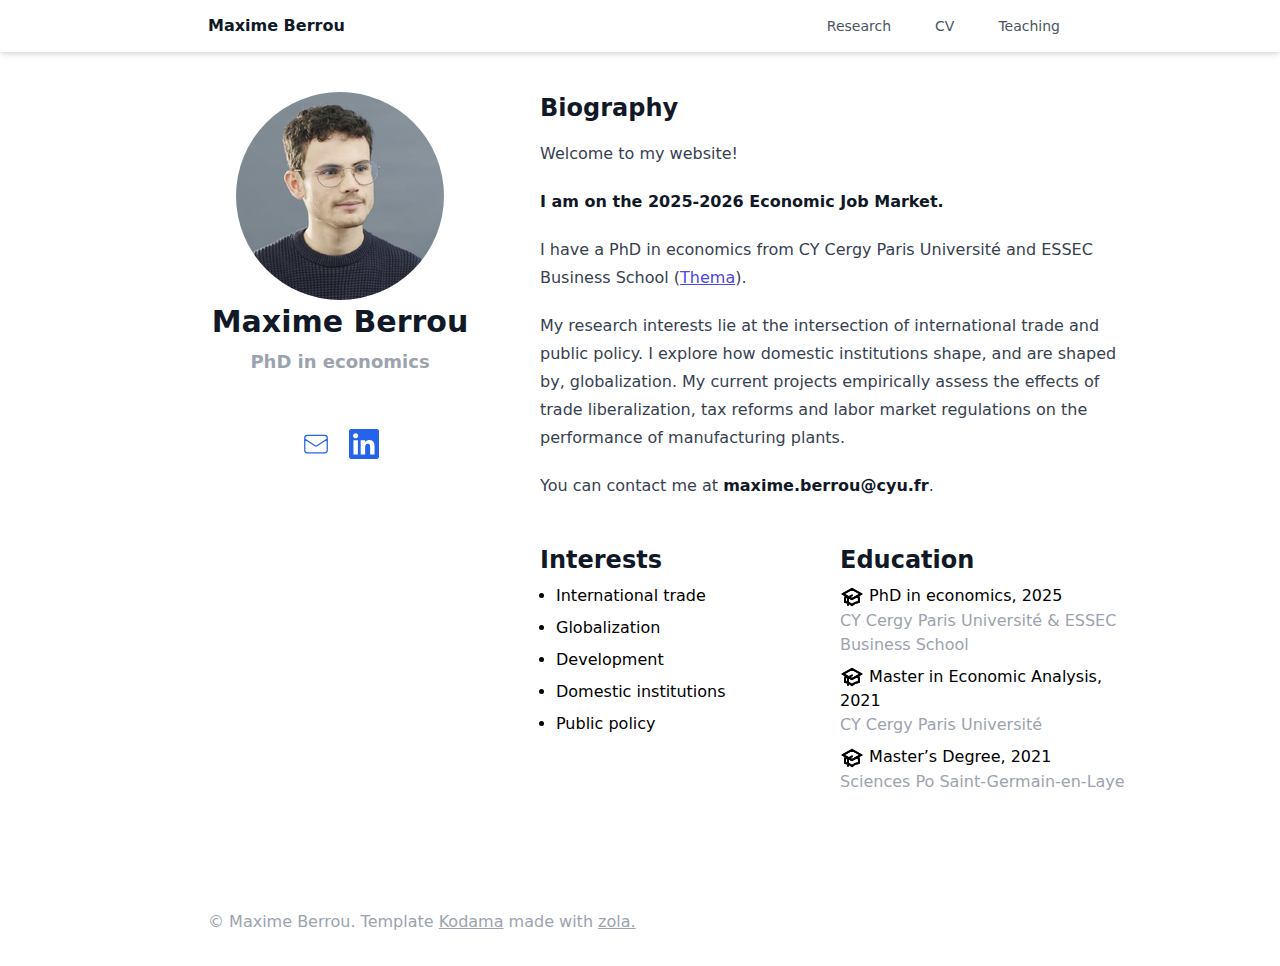
<file: index.html>
<!DOCTYPE html>
<html lang="en">

<head>
  
  <link rel="shortcut icon" href="https:&#x2F;&#x2F;maximeberrou.github.io&#x2F;processed_images&#x2F;avatar.401ca31d6fb49285.png" type="image/png">
  <link rel="icon" href="https:&#x2F;&#x2F;maximeberrou.github.io&#x2F;processed_images&#x2F;avatar.401ca31d6fb49285.png" type="image/png">

  <meta charset="utf-8">
  <meta name="viewport" content="width=device-width, initial-scale=1.0" />
  <meta http-equiv="X-UA-Compatible" content="ie=edge" />

  
  
      
      
      
      
  

  <meta name="description" content="">
  <meta property="og:title" content="Home">
  <meta property="og:description" content="">
  <meta property="og:type" content="website">
  <meta property="og:url" content="https:&#x2F;&#x2F;maximeberrou.github.iohttps:&#x2F;&#x2F;maximeberrou.github.io&#x2F;">

  

  <meta name="twitter:card" content="summary_large_image">

  
  
  <title>Home |  Maxime Berrou</title>

  
<!-- CSS -->
<link rel="stylesheet" href="https://maximeberrou.github.io/styles/styles.css" />

    </head>


<body class="bg-white">
  <!-- Top nav bar -->
  
<nav id="header" class="w-full z-10 top-0 shadow-md mx-0">
  <div id="progress" class="top-0"></div>
  <!-- <div class="w-full max-w-5xl mx-auto flex flex-wrap items-center justify-between mt-0 py-2  sm:bg-green-900 md:bg-red-900 lg:bg-blue-900 bg-yellow-900"> -->
  <div class="w-full max-w-4xl mx-auto flex sm:flex-nowrap flex-wrap items-center justify-between mt-0 py-2">
    <div class="pl-4">
      <a class="text-gray-900 text-base no-underline hover:no-underline font-extrabold" href="https:&#x2F;&#x2F;maximeberrou.github.io/">
        Maxime Berrou
      </a>
    </div>

    <div class="w-full flex-grow sm:flex sm:items-center flex-wrap sm:flex-nowrap sm:w-auto mt-2 sm:mt-0 bg-transparent z-20" id="nav-content">
      <ul class="list-reset flex flex-wrap sm:justify-end flex-1 items-center">
          <li class="mr-3 text-sm">
            <a href=https://maximeberrou.github.io/research class="inline-block text-gray-600 no-underline hover:text-gray-900 hover:text-underline py-2 px-4">
              Research
            </a>
          </li>
          <li class="mr-3 text-sm">
            <a href=https://maximeberrou.github.io/CV.pdf class="inline-block text-gray-600 no-underline hover:text-gray-900 hover:text-underline py-2 px-4">
              CV
            </a>
          </li>
          <li class="mr-3 text-sm">
            <a href=https://maximeberrou.github.io/teaching class="inline-block text-gray-600 no-underline hover:text-gray-900 hover:text-underline py-2 px-4">
              Teaching
            </a>
          </li>
          </ul>
    </div>
  </div>
</nav>

  <!-- Container -->
  


<div class="">
  <div class="flex md:flex-row flex-wrap sm:flex-nowrap justify-center container mx-auto max-w-5xl py-10 px-3">
    <div class="basis-full sm:basis-2/5 ">
      <div class="container mx-auto">
        
        <img class="object-center w-52 h-52 rounded-full mx-auto" src="https:&#x2F;&#x2F;maximeberrou.github.io&#x2F;processed_images&#x2F;avatar.10ebb008bf21caa9.webp" alt="Profile image"/>
        <h1 class="text-center font-bold break-normal text-gray-900 text-3xl py-1">Maxime Berrou</h1>
        
        <h2 class="text-center font-bold break-normal text-gray-400 text-lg py-1">PhD in economics</h2>
        
        <div class="flex flex-row flex-wrap container py-10 justify-center">

  <div class="basis p-3 flex items-center justify-center">
    <a href="mailto:maxime.berrou@cyu.fr" target="_blank" class="mr-1">
      <span class="inline-block w-6 h-6 text-blue-600 hover:text-blue-800" style="transform: scale(1.25); transform-origin: center;">
        

<svg xmlns="http://www.w3.org/2000/svg" class="" fill="none" viewBox="0 0 24 24" stroke="currentColor" stroke-width="{2}">
  <title>Email</title><path stroke-linecap="round" stroke-linejoin="round" d="M3 8l7.89 5.26a2 2 0 002.22 0L21 8M5 19h14a2 2 0 002-2V7a2 2 0 00-2-2H5a2 2 0 00-2 2v10a2 2 0 002 2z" />
</svg>

      </span>
    </a>
  </div>

  <div class="basis p-3 flex items-center justify-center">
    <a href="https:&#x2F;&#x2F;www.linkedin.com&#x2F;in&#x2F;maxime-berrou-763b18195&#x2F;" target="_blank" class="mr-1">
      <span class="inline-block w-6 h-6 text-blue-600 hover:text-blue-800" style="transform: scale(1.25); transform-origin: center;">
        

<svg role="img" class="" viewBox="0 0 24 24" xmlns="http://www.w3.org/2000/svg" fill="currentColor"><title>LinkedIn</title><path d="M20.447 20.452h-3.554v-5.569c0-1.328-.027-3.037-1.852-3.037-1.853 0-2.136 1.445-2.136 2.939v5.667H9.351V9h3.414v1.561h.046c.477-.9 1.637-1.85 3.37-1.85 3.601 0 4.267 2.37 4.267 5.455v6.286zM5.337 7.433c-1.144 0-2.063-.926-2.063-2.065 0-1.138.92-2.063 2.063-2.063 1.14 0 2.064.925 2.064 2.063 0 1.139-.925 2.065-2.064 2.065zm1.782 13.019H3.555V9h3.564v11.452zM22.225 0H1.771C.792 0 0 .774 0 1.729v20.542C0 23.227.792 24 1.771 24h20.451C23.2 24 24 23.227 24 22.271V1.729C24 .774 23.2 0 22.222 0h.003z"/></svg>

      </span>
    </a>
  </div>

        </div>
      </div>
    </div>
    <div class="basis-full sm:basis-3/5">
      <h1 class="font-bold font-sans break-normal text-gray-900 text-2xl sm:text-4xl pb-4">Biography</h1>
      <article class="prose prose-indigo">
      <p>Welcome to my website!</p>
<p><strong>I am on the 2025-2026 Economic Job Market.</strong></p>
<p>I have a PhD in economics from CY Cergy Paris Université and ESSEC Business School (<a href="https://thema.u-cergy.fr/" target="_blank" rel="noopener noreferrer">Thema</a>).</p>
<p>My research interests lie at the intersection of international trade and public policy. I explore how domestic institutions shape, and are shaped by, globalization. My current projects empirically assess the effects of trade liberalization, tax reforms and labor market regulations on the performance of manufacturing plants.</p>
<p>You can contact me at <strong>maxime.berrou@cyu.fr</strong>.</p>

      </article>
      <div class="flex md:flex-row flex-wrap sm:flex-nowrap justify-center container mx-auto max-w-4xl sm:py-10 py-4">
        <div class="basis-full sm:basis-1/2 pb-4">
          <h2 class="font-bold font-sans break-normal text-gray-900 text-2xl py-1">Interests</h2>
          <ul class="list-disc pl-4">
            
            <li class="py-1"> International trade </li>
            
            <li class="py-1"> Globalization </li>
            
            <li class="py-1"> Development </li>
            
            <li class="py-1"> Domestic institutions </li>
            
            <li class="py-1"> Public policy </li>
            
          </ul>
        </div>
        <div class="basis-full sm:basis-1/2">
          <h2 class="font-bold font-sans break-normal text-gray-900 text-2xl py-1">Education</h2>
          <ul class="">
            
            <li class="py-1">
              <div class="flex flex-row flex-wrap">
                <div class="basis-full">
                  <i>

<svg xmlns="http://www.w3.org/2000/svg" class="inline h-6 w-6 flex-no-shrink" fill="none" viewBox="0 0 24 24" stroke="currentColor" stroke-width="2">
  <path d="M12 14l9-5-9-5-9 5 9 5z" />
  <path d="M12 14l6.16-3.422a12.083 12.083 0 01.665 6.479A11.952 11.952 0 0012 20.055a11.952 11.952 0 00-6.824-2.998 12.078 12.078 0 01.665-6.479L12 14z" />
<path stroke-linecap="round" stroke-linejoin="round" d="M12 14l9-5-9-5-9 5 9 5zm0 0l6.16-3.422a12.083 12.083 0 01.665 6.479A11.952 11.952 0 0012 20.055a11.952 11.952 0 00-6.824-2.998 12.078 12.078 0 01.665-6.479L12 14zm-4 6v-7.5l4-2.222" />
</svg>
</i> PhD in economics, 2025
                </div>
                <div class="basis-full text-gray-400">
                CY Cergy Paris Université &amp; ESSEC Business School
                </div>
              </div>
            </li>
            
            <li class="py-1">
              <div class="flex flex-row flex-wrap">
                <div class="basis-full">
                  <i>

<svg xmlns="http://www.w3.org/2000/svg" class="inline h-6 w-6 flex-no-shrink" fill="none" viewBox="0 0 24 24" stroke="currentColor" stroke-width="2">
  <path d="M12 14l9-5-9-5-9 5 9 5z" />
  <path d="M12 14l6.16-3.422a12.083 12.083 0 01.665 6.479A11.952 11.952 0 0012 20.055a11.952 11.952 0 00-6.824-2.998 12.078 12.078 0 01.665-6.479L12 14z" />
<path stroke-linecap="round" stroke-linejoin="round" d="M12 14l9-5-9-5-9 5 9 5zm0 0l6.16-3.422a12.083 12.083 0 01.665 6.479A11.952 11.952 0 0012 20.055a11.952 11.952 0 00-6.824-2.998 12.078 12.078 0 01.665-6.479L12 14zm-4 6v-7.5l4-2.222" />
</svg>
</i> Master in Economic Analysis, 2021
                </div>
                <div class="basis-full text-gray-400">
                CY Cergy Paris Université
                </div>
              </div>
            </li>
            
            <li class="py-1">
              <div class="flex flex-row flex-wrap">
                <div class="basis-full">
                  <i>

<svg xmlns="http://www.w3.org/2000/svg" class="inline h-6 w-6 flex-no-shrink" fill="none" viewBox="0 0 24 24" stroke="currentColor" stroke-width="2">
  <path d="M12 14l9-5-9-5-9 5 9 5z" />
  <path d="M12 14l6.16-3.422a12.083 12.083 0 01.665 6.479A11.952 11.952 0 0012 20.055a11.952 11.952 0 00-6.824-2.998 12.078 12.078 0 01.665-6.479L12 14z" />
<path stroke-linecap="round" stroke-linejoin="round" d="M12 14l9-5-9-5-9 5 9 5zm0 0l6.16-3.422a12.083 12.083 0 01.665 6.479A11.952 11.952 0 0012 20.055a11.952 11.952 0 00-6.824-2.998 12.078 12.078 0 01.665-6.479L12 14zm-4 6v-7.5l4-2.222" />
</svg>
</i> Master’s Degree, 2021
                </div>
                <div class="basis-full text-gray-400">
                Sciences Po Saint-Germain-en-Laye
                </div>
              </div>
            </li>
            
          </ul>
        </div>
      </div>
    </div>
  </div>
  

  <!-- <div class="sticky bottom-0 px-3">
    <a href="#page-top">Back to top of page</a>
  </div> -->
  <footer class="bg-white">
    <div class="bg-white text-gray-400 container max-w-4xl mx-auto my-8 px-4">
    © Maxime Berrou. Template <a class="underline" target="_blank" href="https://github.com/adfaure/kodama-theme">Kodama</a> made with <a class="underline" target="_blank" href="https://getzola.org">zola.</a>
    </div>
  </footer>
  </body>

</html>
</file>
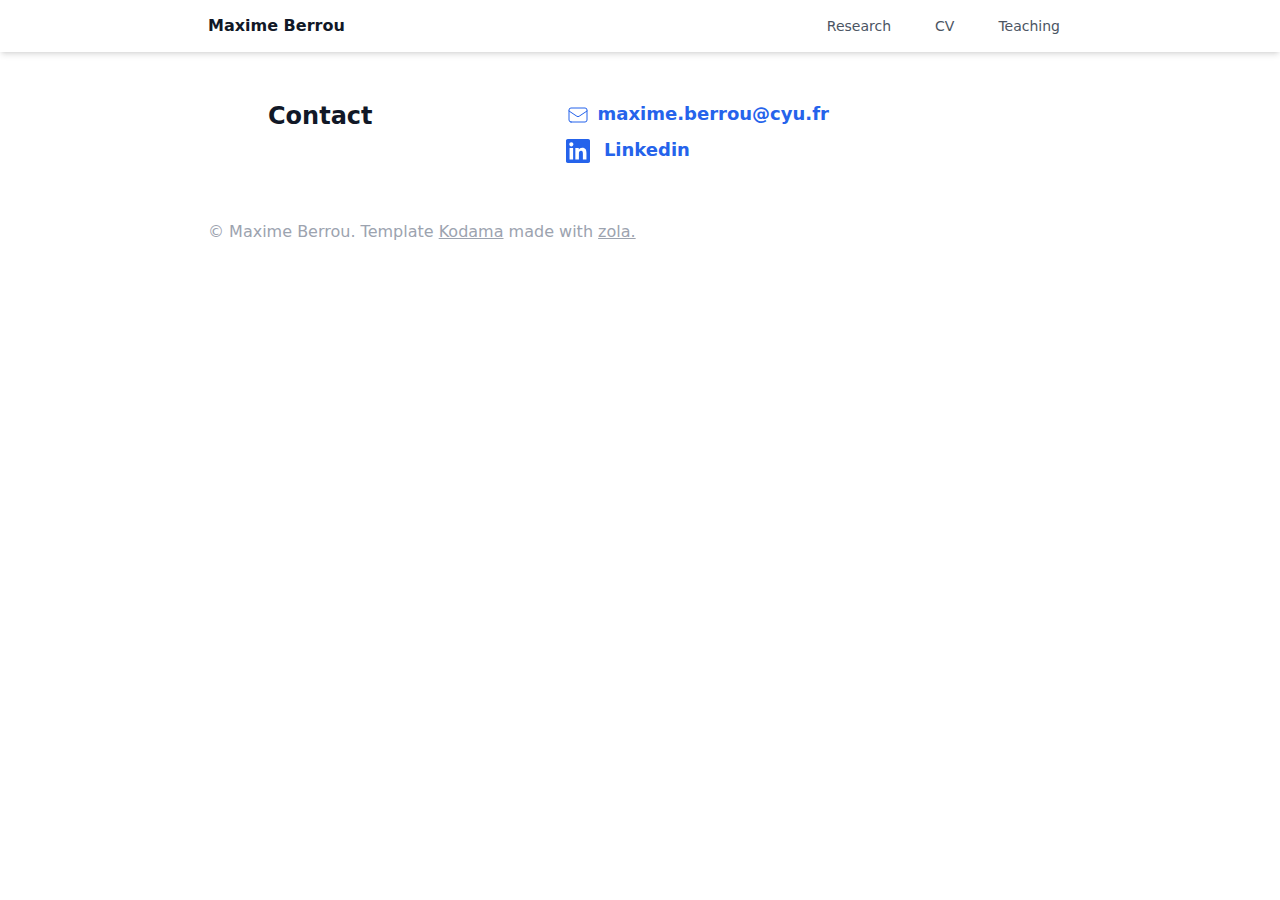
<file: contacts/index.html>
<!DOCTYPE html>
<html lang="en">

<head>
  
  <link rel="shortcut icon" href="https:&#x2F;&#x2F;maximeberrou.github.io&#x2F;processed_images&#x2F;avatar.401ca31d6fb49285.png" type="image/png">
  <link rel="icon" href="https:&#x2F;&#x2F;maximeberrou.github.io&#x2F;processed_images&#x2F;avatar.401ca31d6fb49285.png" type="image/png">

  <meta charset="utf-8">
  <meta name="viewport" content="width=device-width, initial-scale=1.0" />
  <meta http-equiv="X-UA-Compatible" content="ie=edge" />

  
  
      
      
      
      
  

  <meta name="description" content="">
  <meta property="og:title" content="Contact">
  <meta property="og:description" content="">
  <meta property="og:type" content="website">
  <meta property="og:url" content="https:&#x2F;&#x2F;maximeberrou.github.iohttps:&#x2F;&#x2F;maximeberrou.github.io&#x2F;contacts&#x2F;">

  

  <meta name="twitter:card" content="summary_large_image">

  
  
  <title> Maxime Berrou</title>

  
<!-- CSS -->
<link rel="stylesheet" href="https://maximeberrou.github.io/styles/styles.css" />

    </head>


<body class="bg-white">
  <!-- Top nav bar -->
  
<nav id="header" class="w-full z-10 top-0 shadow-md mx-0">
  <div id="progress" class="top-0"></div>
  <!-- <div class="w-full max-w-5xl mx-auto flex flex-wrap items-center justify-between mt-0 py-2  sm:bg-green-900 md:bg-red-900 lg:bg-blue-900 bg-yellow-900"> -->
  <div class="w-full max-w-4xl mx-auto flex sm:flex-nowrap flex-wrap items-center justify-between mt-0 py-2">
    <div class="pl-4">
      <a class="text-gray-900 text-base no-underline hover:no-underline font-extrabold" href="https:&#x2F;&#x2F;maximeberrou.github.io/">
        Maxime Berrou
      </a>
    </div>

    <div class="w-full flex-grow sm:flex sm:items-center flex-wrap sm:flex-nowrap sm:w-auto mt-2 sm:mt-0 bg-transparent z-20" id="nav-content">
      <ul class="list-reset flex flex-wrap sm:justify-end flex-1 items-center">
          <li class="mr-3 text-sm">
            <a href=https://maximeberrou.github.io/research class="inline-block text-gray-600 no-underline hover:text-gray-900 hover:text-underline py-2 px-4">
              Research
            </a>
          </li>
          <li class="mr-3 text-sm">
            <a href=https://maximeberrou.github.io/CV.pdf class="inline-block text-gray-600 no-underline hover:text-gray-900 hover:text-underline py-2 px-4">
              CV
            </a>
          </li>
          <li class="mr-3 text-sm">
            <a href=https://maximeberrou.github.io/teaching class="inline-block text-gray-600 no-underline hover:text-gray-900 hover:text-underline py-2 px-4">
              Teaching
            </a>
          </li>
          </ul>
    </div>
  </div>
</nav>

  <!-- Container -->
  
<div class="container max-w-3xl mx-auto px-3">
  <div class="mb-8"></div>
  <a name="contacts"></a>
  
<div class="flex sm:flex-row flex-col py-4">
  <div class="sm:basis-2/5 grow pb-4 sm:pb-0">
    <div class="prose">
      <h2 class="">Contact</h2>
    </div>
  </div>
  <div class="sm:basis-3/5 grow">
    <ul>
      <li class="font-bold text-lg pb-2 text-blue-600 hover:text-blue-800 visited:text-purple-600 flex-row flex-nowrap flex">
      <i class="mr-2">

<svg xmlns="http://www.w3.org/2000/svg" class="inline h-6 w-6 flex-no-shrink" fill="none" viewBox="0 0 24 24" stroke="currentColor" stroke-width="{2}">
  <title>Email</title><path stroke-linecap="round" stroke-linejoin="round" d="M3 8l7.89 5.26a2 2 0 002.22 0L21 8M5 19h14a2 2 0 002-2V7a2 2 0 00-2-2H5a2 2 0 00-2 2v10a2 2 0 002 2z" />
</svg>
</i>
      <a href="mailto: maxime.berrou@cyu.fr "> maxime.berrou@cyu.fr </a></li>
      <li class="font-bold text-lg pb-2 text-blue-600 hover:text-blue-800 visited:text-purple-600">
        <i class="mr-2">

<svg role="img" class="inline h-6 w-6 flex-no-shrink" viewBox="0 0 24 24" xmlns="http://www.w3.org/2000/svg" fill="currentColor"><title>LinkedIn</title><path d="M20.447 20.452h-3.554v-5.569c0-1.328-.027-3.037-1.852-3.037-1.853 0-2.136 1.445-2.136 2.939v5.667H9.351V9h3.414v1.561h.046c.477-.9 1.637-1.85 3.37-1.85 3.601 0 4.267 2.37 4.267 5.455v6.286zM5.337 7.433c-1.144 0-2.063-.926-2.063-2.065 0-1.138.92-2.063 2.063-2.063 1.14 0 2.064.925 2.064 2.063 0 1.139-.925 2.065-2.064 2.065zm1.782 13.019H3.555V9h3.564v11.452zM22.225 0H1.771C.792 0 0 .774 0 1.729v20.542C0 23.227.792 24 1.771 24h20.451C23.2 24 24 23.227 24 22.271V1.729C24 .774 23.2 0 22.222 0h.003z"/></svg>
</i><a target="_blank" href=" https:&#x2F;&#x2F;www.linkedin.com&#x2F;in&#x2F;maxime-berrou-763b18195&#x2F;"> Linkedin </a></li>
      </ul>
  </div>
</div>

  </div>

</div>
<!-- <div class="sticky bottom-0 px-3">
    <a href="#page-top">Back to top of page</a>
  </div> -->
  <footer class="bg-white">
    <div class="bg-white text-gray-400 container max-w-4xl mx-auto my-8 px-4">
    © Maxime Berrou. Template <a class="underline" target="_blank" href="https://github.com/adfaure/kodama-theme">Kodama</a> made with <a class="underline" target="_blank" href="https://getzola.org">zola.</a>
    </div>
  </footer>
  </body>

</html>
</file>
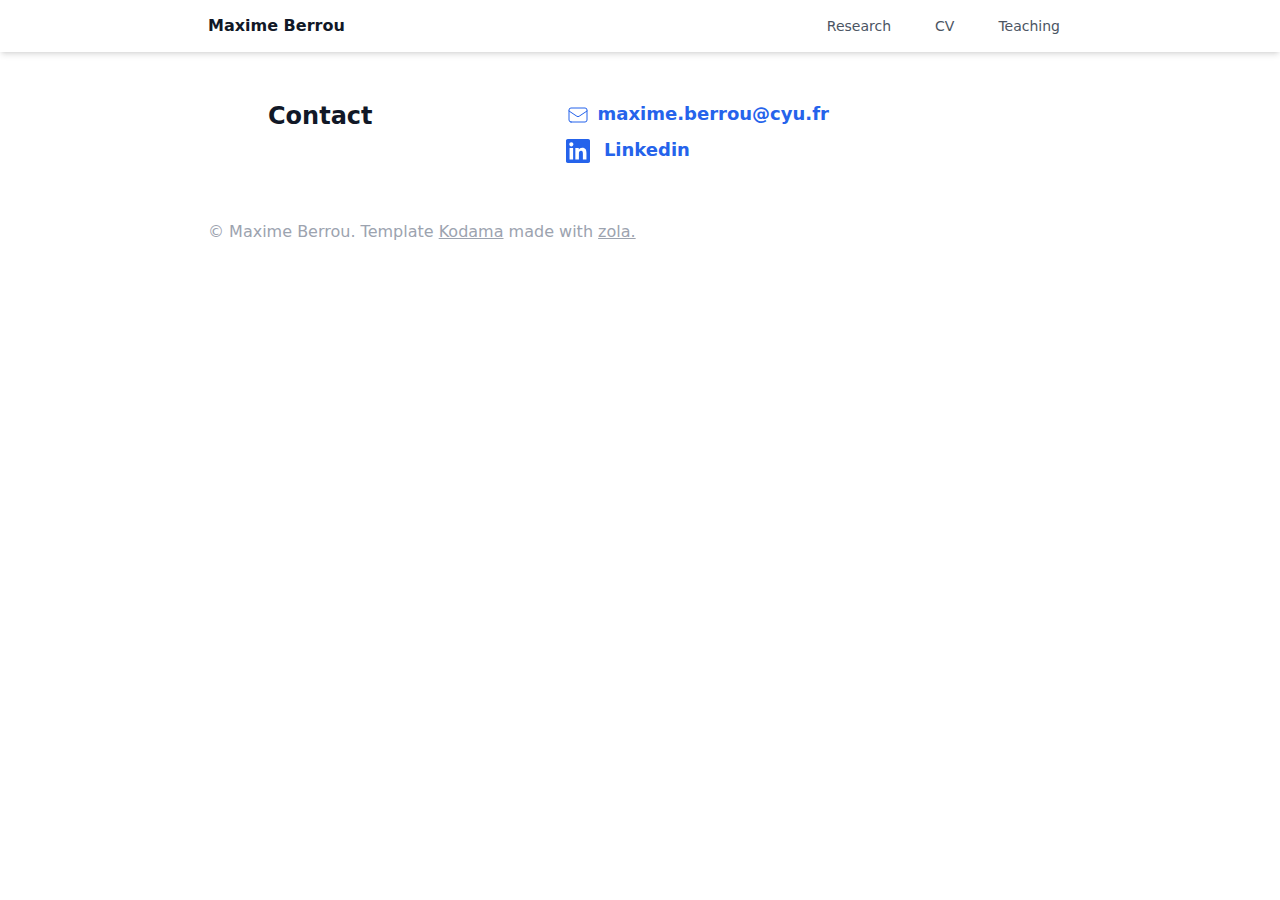
<file: contacts_fr/index.html>
<!DOCTYPE html>
<html lang="en">

<head>
  
  <link rel="shortcut icon" href="https:&#x2F;&#x2F;maximeberrou.github.io&#x2F;processed_images&#x2F;avatar.401ca31d6fb49285.png" type="image/png">
  <link rel="icon" href="https:&#x2F;&#x2F;maximeberrou.github.io&#x2F;processed_images&#x2F;avatar.401ca31d6fb49285.png" type="image/png">

  <meta charset="utf-8">
  <meta name="viewport" content="width=device-width, initial-scale=1.0" />
  <meta http-equiv="X-UA-Compatible" content="ie=edge" />

  
  
      
      
      
      
  

  <meta name="description" content="">
  <meta property="og:title" content="Contact">
  <meta property="og:description" content="">
  <meta property="og:type" content="website">
  <meta property="og:url" content="https:&#x2F;&#x2F;maximeberrou.github.iohttps:&#x2F;&#x2F;maximeberrou.github.io&#x2F;contacts_fr&#x2F;">

  

  <meta name="twitter:card" content="summary_large_image">

  
  
  <title> Maxime Berrou</title>

  
<!-- CSS -->
<link rel="stylesheet" href="https://maximeberrou.github.io/styles/styles.css" />

    </head>


<body class="bg-white">
  <!-- Top nav bar -->
  
<nav id="header" class="w-full z-10 top-0 shadow-md mx-0">
  <div id="progress" class="top-0"></div>
  <!-- <div class="w-full max-w-5xl mx-auto flex flex-wrap items-center justify-between mt-0 py-2  sm:bg-green-900 md:bg-red-900 lg:bg-blue-900 bg-yellow-900"> -->
  <div class="w-full max-w-4xl mx-auto flex sm:flex-nowrap flex-wrap items-center justify-between mt-0 py-2">
    <div class="pl-4">
      <a class="text-gray-900 text-base no-underline hover:no-underline font-extrabold" href="https:&#x2F;&#x2F;maximeberrou.github.io/">
        Maxime Berrou
      </a>
    </div>

    <div class="w-full flex-grow sm:flex sm:items-center flex-wrap sm:flex-nowrap sm:w-auto mt-2 sm:mt-0 bg-transparent z-20" id="nav-content">
      <ul class="list-reset flex flex-wrap sm:justify-end flex-1 items-center">
          <li class="mr-3 text-sm">
            <a href=https://maximeberrou.github.io/research class="inline-block text-gray-600 no-underline hover:text-gray-900 hover:text-underline py-2 px-4">
              Research
            </a>
          </li>
          <li class="mr-3 text-sm">
            <a href=https://maximeberrou.github.io/CV.pdf class="inline-block text-gray-600 no-underline hover:text-gray-900 hover:text-underline py-2 px-4">
              CV
            </a>
          </li>
          <li class="mr-3 text-sm">
            <a href=https://maximeberrou.github.io/teaching class="inline-block text-gray-600 no-underline hover:text-gray-900 hover:text-underline py-2 px-4">
              Teaching
            </a>
          </li>
          </ul>
    </div>
  </div>
</nav>

  <!-- Container -->
  
<div class="container max-w-3xl mx-auto px-3">
  <div class="mb-8"></div>
  <a name="contacts"></a>
  
<div class="flex sm:flex-row flex-col py-4">
  <div class="sm:basis-2/5 grow pb-4 sm:pb-0">
    <div class="prose">
      <h2 class="">Contact</h2>
    </div>
  </div>
  <div class="sm:basis-3/5 grow">
    <ul>
      <li class="font-bold text-lg pb-2 text-blue-600 hover:text-blue-800 visited:text-purple-600 flex-row flex-nowrap flex">
      <i class="mr-2">

<svg xmlns="http://www.w3.org/2000/svg" class="inline h-6 w-6 flex-no-shrink" fill="none" viewBox="0 0 24 24" stroke="currentColor" stroke-width="{2}">
  <title>Email</title><path stroke-linecap="round" stroke-linejoin="round" d="M3 8l7.89 5.26a2 2 0 002.22 0L21 8M5 19h14a2 2 0 002-2V7a2 2 0 00-2-2H5a2 2 0 00-2 2v10a2 2 0 002 2z" />
</svg>
</i>
      <a href="mailto: maxime.berrou@cyu.fr "> maxime.berrou@cyu.fr </a></li>
      <li class="font-bold text-lg pb-2 text-blue-600 hover:text-blue-800 visited:text-purple-600">
        <i class="mr-2">

<svg role="img" class="inline h-6 w-6 flex-no-shrink" viewBox="0 0 24 24" xmlns="http://www.w3.org/2000/svg" fill="currentColor"><title>LinkedIn</title><path d="M20.447 20.452h-3.554v-5.569c0-1.328-.027-3.037-1.852-3.037-1.853 0-2.136 1.445-2.136 2.939v5.667H9.351V9h3.414v1.561h.046c.477-.9 1.637-1.85 3.37-1.85 3.601 0 4.267 2.37 4.267 5.455v6.286zM5.337 7.433c-1.144 0-2.063-.926-2.063-2.065 0-1.138.92-2.063 2.063-2.063 1.14 0 2.064.925 2.064 2.063 0 1.139-.925 2.065-2.064 2.065zm1.782 13.019H3.555V9h3.564v11.452zM22.225 0H1.771C.792 0 0 .774 0 1.729v20.542C0 23.227.792 24 1.771 24h20.451C23.2 24 24 23.227 24 22.271V1.729C24 .774 23.2 0 22.222 0h.003z"/></svg>
</i><a target="_blank" href=" https:&#x2F;&#x2F;www.linkedin.com&#x2F;in&#x2F;maxime-berrou-763b18195&#x2F;"> Linkedin </a></li>
      </ul>
  </div>
</div>

  </div>

</div>
<!-- <div class="sticky bottom-0 px-3">
    <a href="#page-top">Back to top of page</a>
  </div> -->
  <footer class="bg-white">
    <div class="bg-white text-gray-400 container max-w-4xl mx-auto my-8 px-4">
    © Maxime Berrou. Template <a class="underline" target="_blank" href="https://github.com/adfaure/kodama-theme">Kodama</a> made with <a class="underline" target="_blank" href="https://getzola.org">zola.</a>
    </div>
  </footer>
  </body>

</html>
</file>
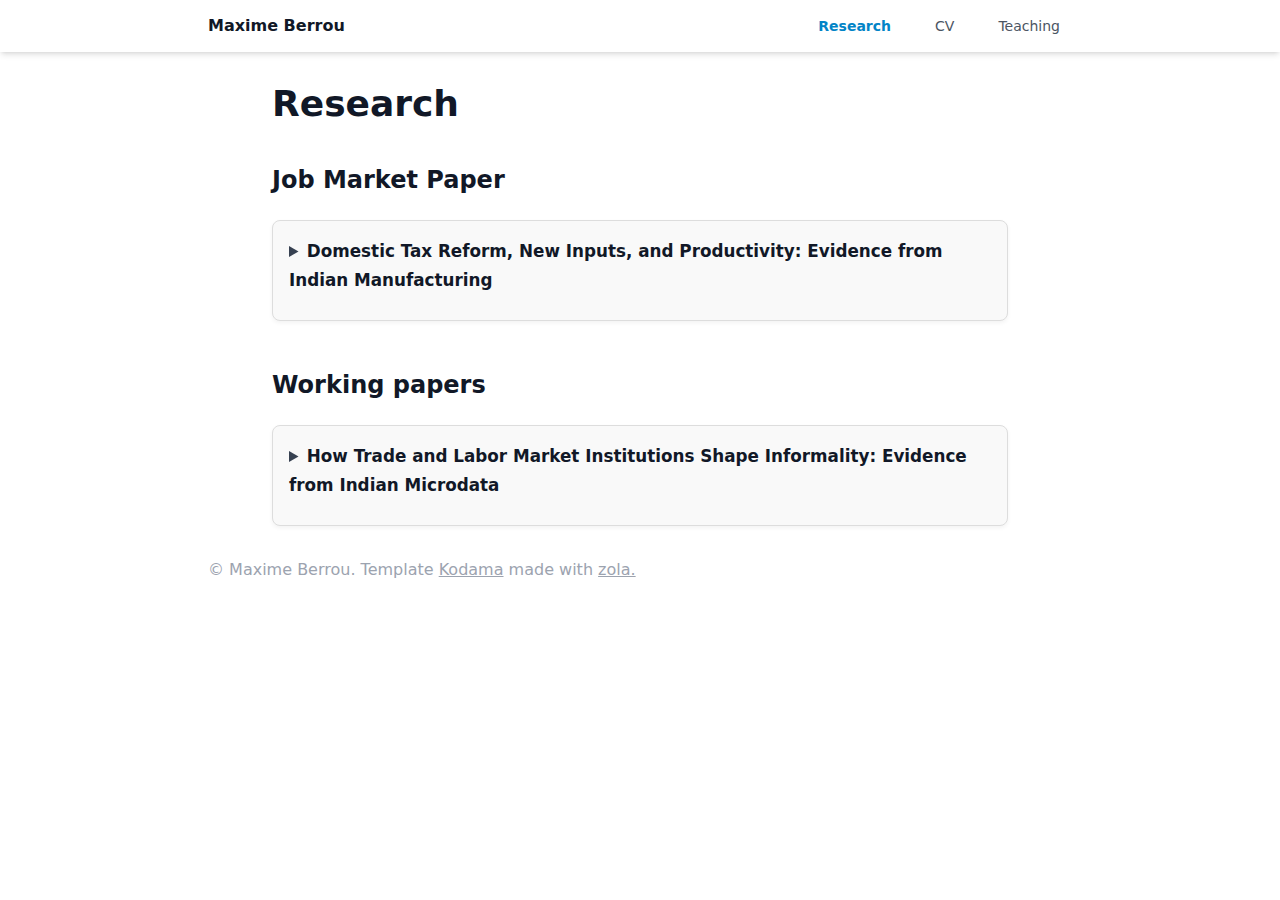
<file: research/index.html>
<!DOCTYPE html>
<html lang="en">

<head>
  
  <link rel="shortcut icon" href="https:&#x2F;&#x2F;maximeberrou.github.io&#x2F;processed_images&#x2F;avatar.401ca31d6fb49285.png" type="image/png">
  <link rel="icon" href="https:&#x2F;&#x2F;maximeberrou.github.io&#x2F;processed_images&#x2F;avatar.401ca31d6fb49285.png" type="image/png">

  <meta charset="utf-8">
  <meta name="viewport" content="width=device-width, initial-scale=1.0" />
  <meta http-equiv="X-UA-Compatible" content="ie=edge" />

  
  
      
      
      
      
  

  <meta name="description" content="">
  <meta property="og:title" content="Research">
  <meta property="og:description" content="">
  <meta property="og:type" content="website">
  <meta property="og:url" content="https:&#x2F;&#x2F;maximeberrou.github.iohttps:&#x2F;&#x2F;maximeberrou.github.io&#x2F;research&#x2F;">

  

  <meta name="twitter:card" content="summary_large_image">

  
  
  <title>Research |  Maxime Berrou</title>

  
<!-- CSS -->
<link rel="stylesheet" href="https://maximeberrou.github.io/styles/styles.css" />

    </head>


<body class="bg-white">
  <!-- Top nav bar -->
  
<nav id="header" class="w-full z-10 top-0 shadow-md mx-0">
  <div id="progress" class="top-0"></div>
  <!-- <div class="w-full max-w-5xl mx-auto flex flex-wrap items-center justify-between mt-0 py-2  sm:bg-green-900 md:bg-red-900 lg:bg-blue-900 bg-yellow-900"> -->
  <div class="w-full max-w-4xl mx-auto flex sm:flex-nowrap flex-wrap items-center justify-between mt-0 py-2">
    <div class="pl-4">
      <a class="text-gray-900 text-base no-underline hover:no-underline font-extrabold" href="https:&#x2F;&#x2F;maximeberrou.github.io/">
        Maxime Berrou
      </a>
    </div>

    <div class="w-full flex-grow sm:flex sm:items-center flex-wrap sm:flex-nowrap sm:w-auto mt-2 sm:mt-0 bg-transparent z-20" id="nav-content">
      <ul class="list-reset flex flex-wrap sm:justify-end flex-1 items-center">
          <li class="mr-3 text-sm">
            <a href=https://maximeberrou.github.io/research class="inline-block py-2 px-4 text-sky-600 font-bold no-underline">
              Research
            </a>
          </li>
          <li class="mr-3 text-sm">
            <a href=https://maximeberrou.github.io/CV.pdf class="inline-block text-gray-600 no-underline hover:text-gray-900 hover:text-underline py-2 px-4">
              CV
            </a>
          </li>
          <li class="mr-3 text-sm">
            <a href=https://maximeberrou.github.io/teaching class="inline-block text-gray-600 no-underline hover:text-gray-900 hover:text-underline py-2 px-4">
              Teaching
            </a>
          </li>
          </ul>
    </div>
  </div>
</nav>

  <!-- Container -->
  
<div class="container max-w-3xl mx-auto px-4">
  <div class="font-sans py-8">
    <h1 class="font-bold font-sans break-normal text-gray-900 pb-2 text-3xl md:text-4xl">Research</h1>
  </div>

  <article class="prose prose-indigo max-w-3xl">
    <h2 id="job-market-paper">Job Market Paper</h2>
<div class="collapse-card">
  <details>
    <summary><strong>Domestic Tax Reform, New Inputs, and Productivity: Evidence from Indian Manufacturing</strong></summary>
    <p>📄 <a href="/jmp.pdf" target="_blank" rel="noopener noreferrer">Link to the current version.</a></p>
    <p style="margin: 0.2em 0; line-height: 1.3;"><strong>Abstract:</strong> Can commodity taxes distort plants’ input sourcing and production decisions? This paper investigates the impact of India’s 2017 Goods and Services Tax reform, which replaced a fragmented tax system with a nationwide one and eliminated cumulative taxes on out-of-state transactions. Using a panel of manufacturing plants from 2012 to 2022, and exploiting heterogeneity in their eligibility to the reform, I employ a difference-in-differences approach to compare treated plants able to claim input taxes with untreated ones. The results show that treated plants increase input sourcing post-reform, particularly through newly acquired imported inputs. The effects are stronger in inland states, and stronger in industries with lower input tariffs. Production is also impacted, as treated plants' producticity and product scope increases relatively more, and highly-taxed plants start adjusting their product mix to become eligible to the credits.</p>
  </details>
</div>
<h2 id="working-papers">Working papers</h2>
<div class="collapse-card">
  <details>
    <summary><strong>How Trade and Labor Market Institutions Shape Informality: Evidence from Indian Microdata </strong></summary>
    <p><em>Joint with Pamela Bombarda and Maria Bas</em></p>
    <p>📄 <a href="/paper1.pdf" target="_blank" rel="noopener noreferrer">Preliminary draft here!</a></p>
    <p style="margin: 0.2em 0; line-height: 1.3;"><strong>Abstract:</strong> This paper examines the effects of India's trade liberalization since the 1990s on firm and labor informality. Relying on different sets of data, we apply a difference-in-differences methodology, exploiting exogenous variation in industry-level tariffs to assess how tariff changes have shaped informality. Our findings indicate that import competition leads to higher informality within industries that undergo substantial tariff reductions. However, the presence of lower-cost foreign intermediates promotes formal employment, effectively offsetting the adverse impacts of import competition. Notably, reductions in input tariffs resulted in a net increase in formal employment ranging from 6.5 to 15 percentage points. Crucially, these effects vary across states and depend on the labor market institutions considered. Industries that enjoyed access to cheaper foreign intermediates located in states with pro-worker labor market institutions experienced an increase in formal employment relative to those in pro-employer states.</p>
  </details>
</div>

  </article>

</div>
<!-- <div class="sticky bottom-0 px-3">
    <a href="#page-top">Back to top of page</a>
  </div> -->
  <footer class="bg-white">
    <div class="bg-white text-gray-400 container max-w-4xl mx-auto my-8 px-4">
    © Maxime Berrou. Template <a class="underline" target="_blank" href="https://github.com/adfaure/kodama-theme">Kodama</a> made with <a class="underline" target="_blank" href="https://getzola.org">zola.</a>
    </div>
  </footer>
  </body>

</html>
</file>
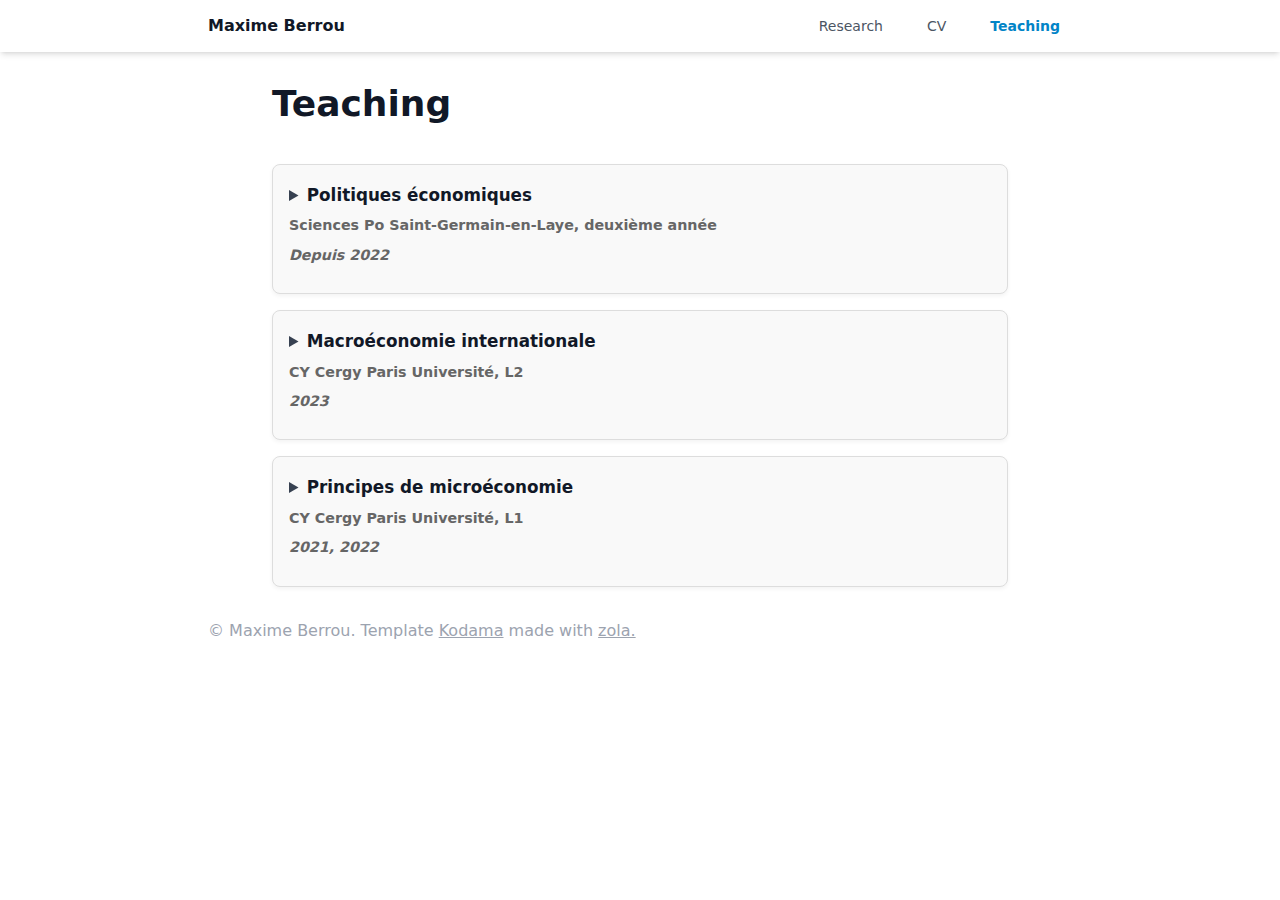
<file: teaching/index.html>
<!DOCTYPE html>
<html lang="en">

<head>
  
  <link rel="shortcut icon" href="https:&#x2F;&#x2F;maximeberrou.github.io&#x2F;processed_images&#x2F;avatar.401ca31d6fb49285.png" type="image/png">
  <link rel="icon" href="https:&#x2F;&#x2F;maximeberrou.github.io&#x2F;processed_images&#x2F;avatar.401ca31d6fb49285.png" type="image/png">

  <meta charset="utf-8">
  <meta name="viewport" content="width=device-width, initial-scale=1.0" />
  <meta http-equiv="X-UA-Compatible" content="ie=edge" />

  
  
      
      
      
      
  

  <meta name="description" content="">
  <meta property="og:title" content="Teaching">
  <meta property="og:description" content="">
  <meta property="og:type" content="website">
  <meta property="og:url" content="https:&#x2F;&#x2F;maximeberrou.github.iohttps:&#x2F;&#x2F;maximeberrou.github.io&#x2F;teaching&#x2F;">

  

  <meta name="twitter:card" content="summary_large_image">

  
  
  <title>Teaching |  Maxime Berrou</title>

  
<!-- CSS -->
<link rel="stylesheet" href="https://maximeberrou.github.io/styles/styles.css" />

    </head>


<body class="bg-white">
  <!-- Top nav bar -->
  
<nav id="header" class="w-full z-10 top-0 shadow-md mx-0">
  <div id="progress" class="top-0"></div>
  <!-- <div class="w-full max-w-5xl mx-auto flex flex-wrap items-center justify-between mt-0 py-2  sm:bg-green-900 md:bg-red-900 lg:bg-blue-900 bg-yellow-900"> -->
  <div class="w-full max-w-4xl mx-auto flex sm:flex-nowrap flex-wrap items-center justify-between mt-0 py-2">
    <div class="pl-4">
      <a class="text-gray-900 text-base no-underline hover:no-underline font-extrabold" href="https:&#x2F;&#x2F;maximeberrou.github.io/">
        Maxime Berrou
      </a>
    </div>

    <div class="w-full flex-grow sm:flex sm:items-center flex-wrap sm:flex-nowrap sm:w-auto mt-2 sm:mt-0 bg-transparent z-20" id="nav-content">
      <ul class="list-reset flex flex-wrap sm:justify-end flex-1 items-center">
          <li class="mr-3 text-sm">
            <a href=https://maximeberrou.github.io/research class="inline-block text-gray-600 no-underline hover:text-gray-900 hover:text-underline py-2 px-4">
              Research
            </a>
          </li>
          <li class="mr-3 text-sm">
            <a href=https://maximeberrou.github.io/CV.pdf class="inline-block text-gray-600 no-underline hover:text-gray-900 hover:text-underline py-2 px-4">
              CV
            </a>
          </li>
          <li class="mr-3 text-sm">
            <a href=https://maximeberrou.github.io/teaching class="inline-block py-2 px-4 text-sky-600 font-bold no-underline">
              Teaching
            </a>
          </li>
          </ul>
    </div>
  </div>
</nav>

  <!-- Container -->
  
<div class="container max-w-3xl mx-auto px-4">
  <div class="font-sans py-8">
    <h1 class="font-bold font-sans break-normal text-gray-900 pb-2 text-3xl md:text-4xl">Teaching</h1>
  </div>

  <article class="prose prose-indigo max-w-3xl">
    <div class="collapse-card">
  <details>
    <summary><strong>Politiques économiques </strong> <br> 
    <span style="font-size: 0.85em; color: #666;"> Sciences Po Saint-Germain-en-Laye, deuxième année </span> <br> 
    <span style="font-size: 0.85em; color: #666;"> <em> Depuis 2022 </em> </span></summary>
    <p style="margin: 0.15em 0;"> <strong>Introduction.</strong> Définition, typologie et objectifs. </p>
    <p style="margin: 0.15em 0;"> <strong>Le court terme.</strong> Politique budgétaire, politique monétaire. </p>
    <p style="margin: 0.15em 0;"> <strong>Le long terme.</strong> Concurrence, politique industrielle, marché du travail, politique environnementale. </p>
  </details>
</div>
<div class="collapse-card">
  <details>
    <summary><strong> Macroéconomie internationale </strong> <br> 
    <span style="font-size: 0.85em; color: #666;"> CY Cergy Paris Université, L2 </span> <br> 
    <span style="font-size: 0.85em; color: #666;"> <em> 2023 </em> </span></summary>
    <p style="margin: 0.15em 0;"> <strong>Mesurer les transactions internationales.</strong> Balances des paiements, comptes nationaux. </p>
    <p style="margin: 0.15em 0;"> <strong>Niveau optimal du compte courant.</strong> Chocs transitoires et permanents. </p>
    <p style="margin: 0.15em 0;"> <strong>Politiques macroéconomiques à court terme:</strong> Mundell-Fleming, régime de change flottant. </p>
  </details>
</div>
<div class="collapse-card">
  <details>
    <summary><strong> Principes de microéconomie </strong> <br> 
    <span style="font-size: 0.85em; color: #666;"> CY Cergy Paris Université, L1 </span> <br> 
    <span style="font-size: 0.85em; color: #666;"> <em> 2021, 2022 </em> </span></summary>
    <p style="margin: 0.15em 0;"> <strong>Concepts de base.</strong> Offre, demande et équilibre. L'élasticité et ses applications. Efficacité.</p>
    <p style="margin: 0.15em 0;"> <strong>Applications.</strong> Commerce international, taxation, pouvoir de marché. </p>
  </details>
</div>

  </article>

</div>
<!-- <div class="sticky bottom-0 px-3">
    <a href="#page-top">Back to top of page</a>
  </div> -->
  <footer class="bg-white">
    <div class="bg-white text-gray-400 container max-w-4xl mx-auto my-8 px-4">
    © Maxime Berrou. Template <a class="underline" target="_blank" href="https://github.com/adfaure/kodama-theme">Kodama</a> made with <a class="underline" target="_blank" href="https://getzola.org">zola.</a>
    </div>
  </footer>
  </body>

</html>
</file>
